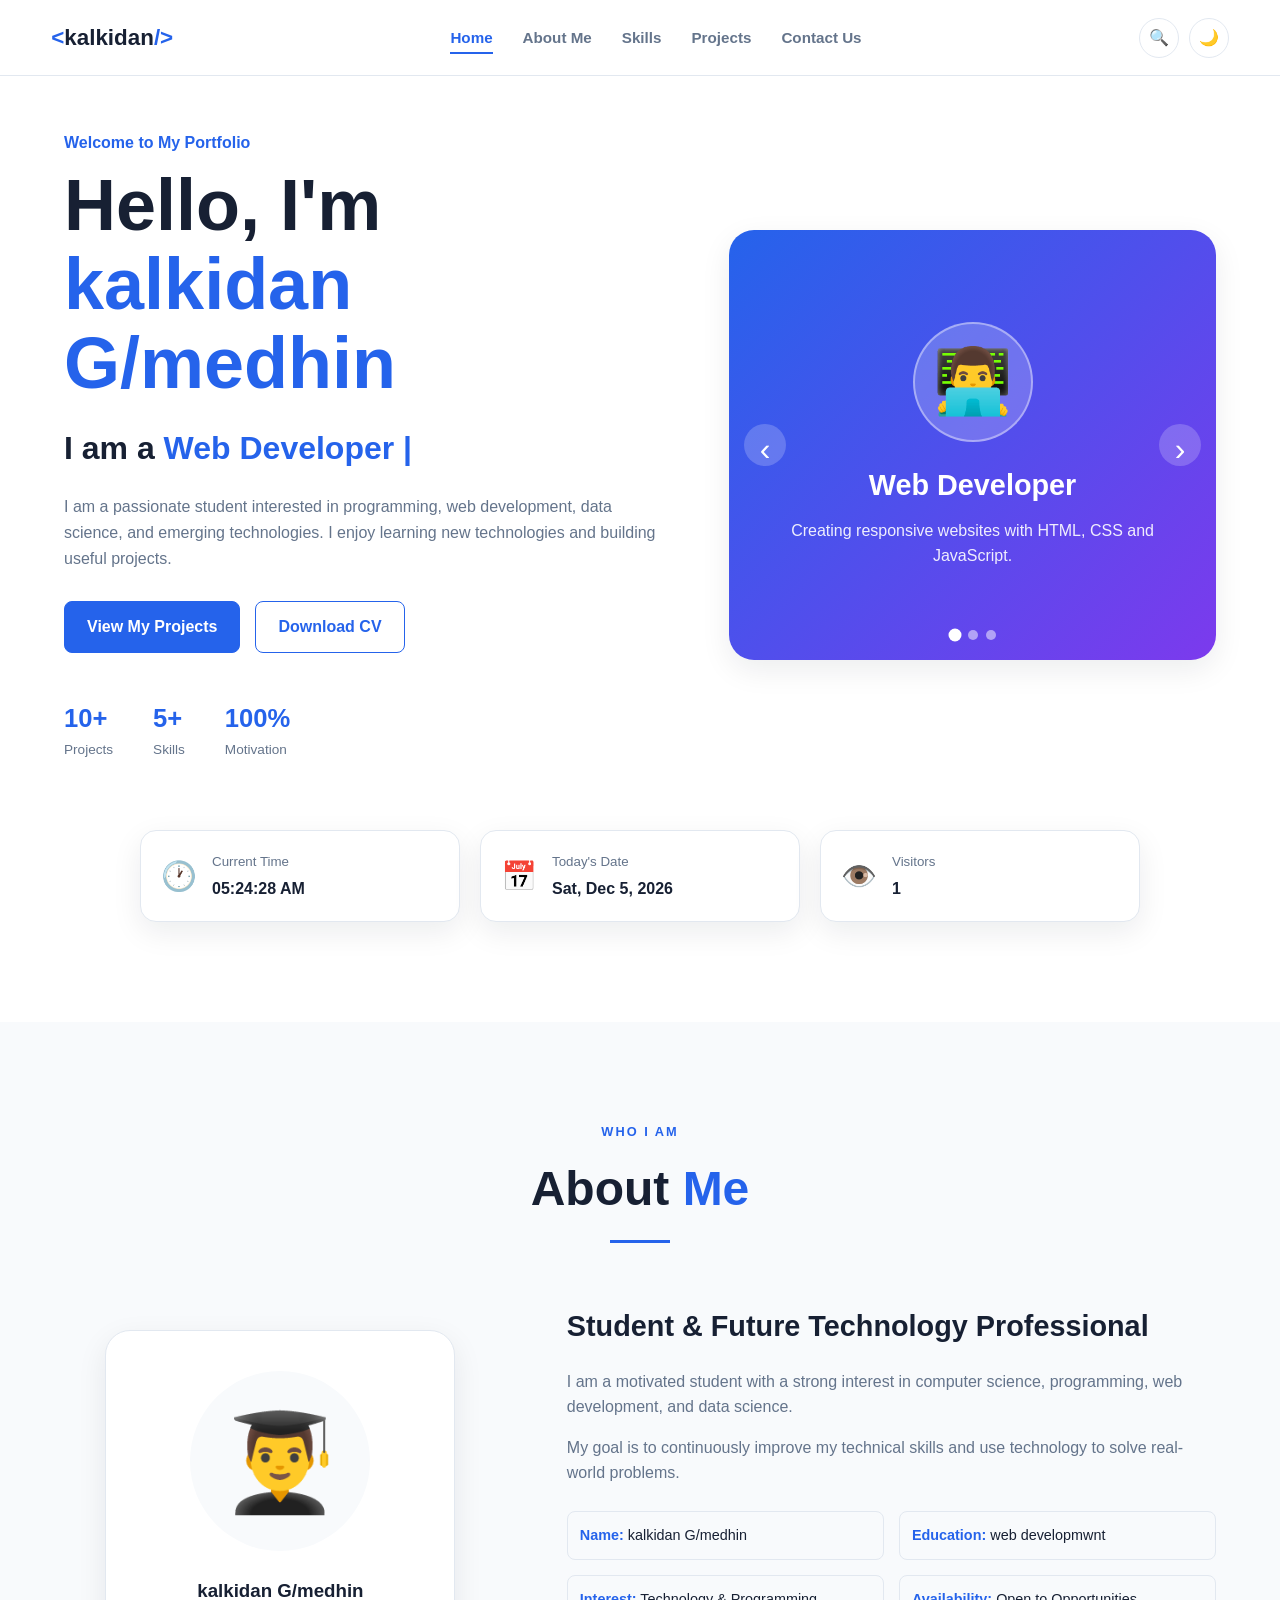
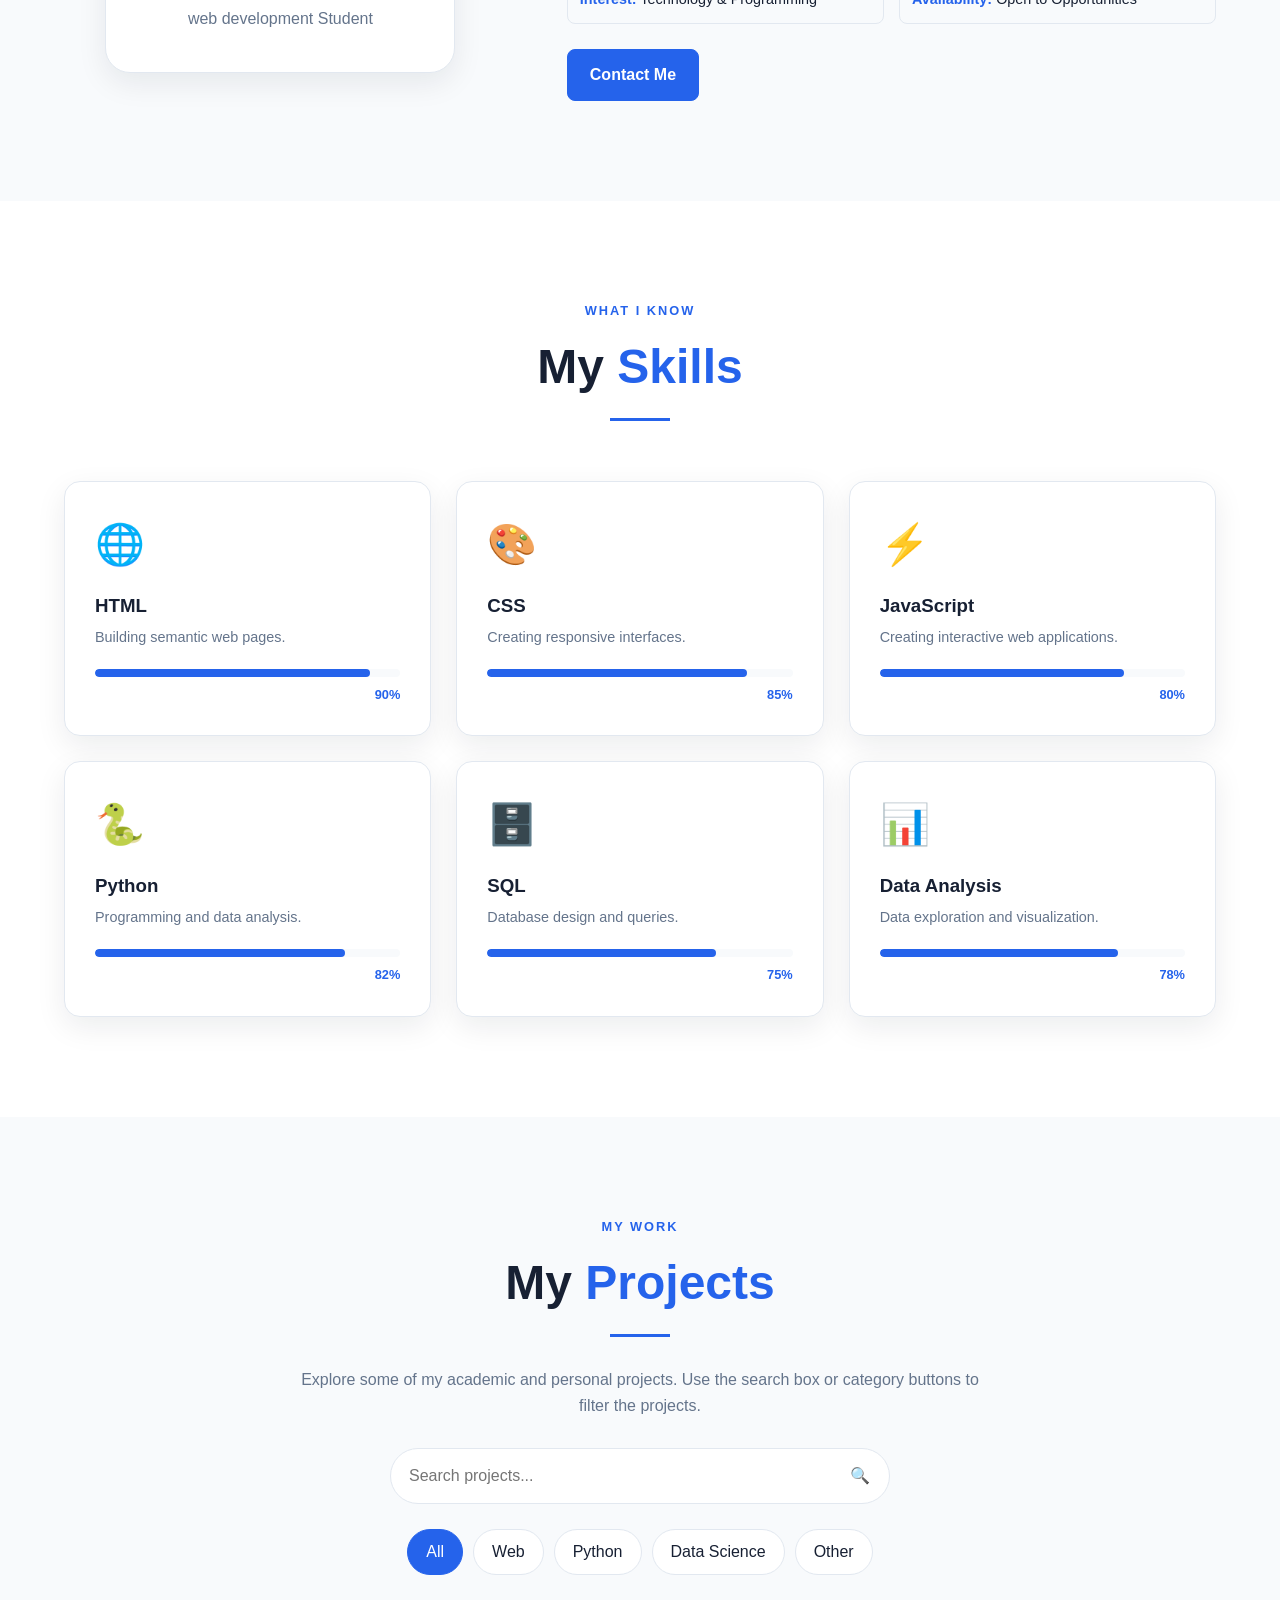
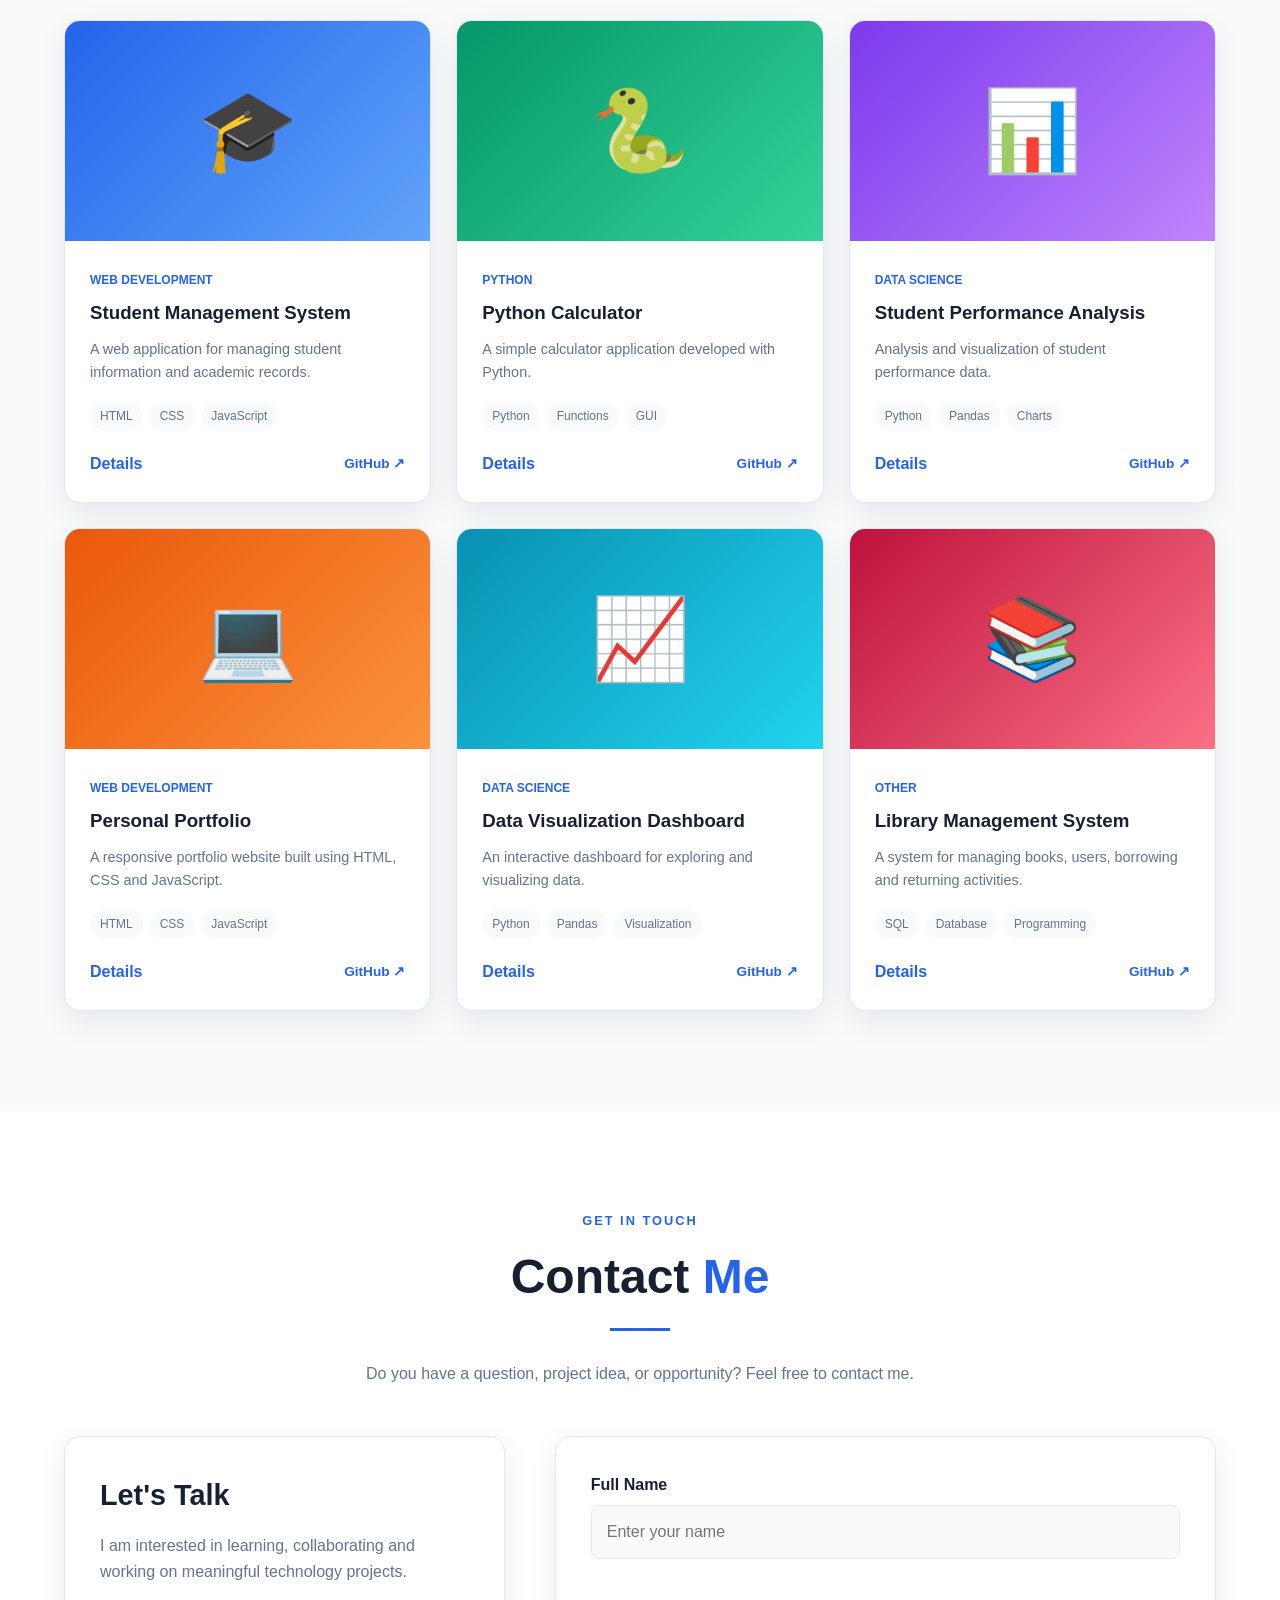
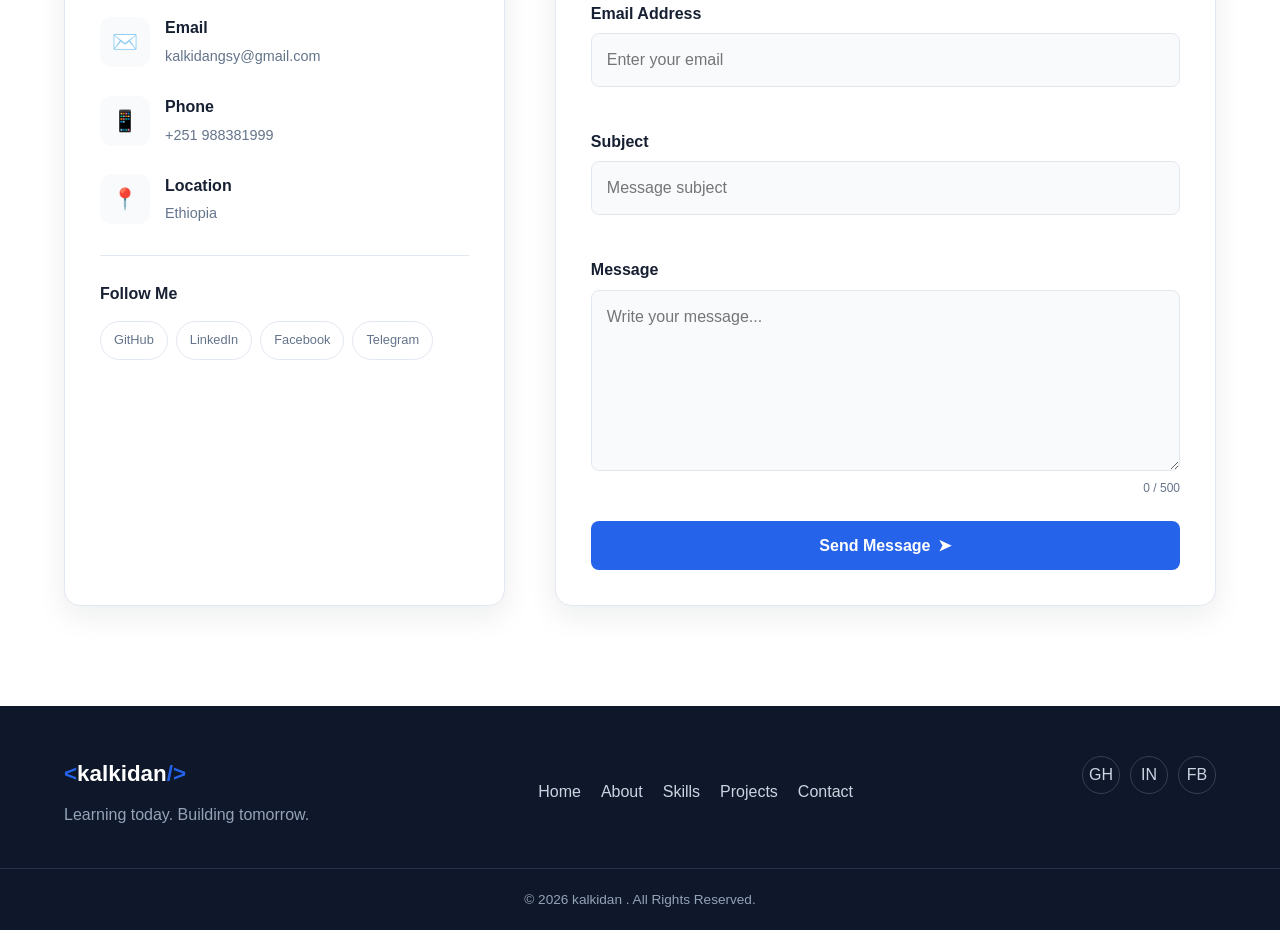
<file: index.html>
<!DOCTYPE html>
<html lang="en">

<head>
    <meta charset="UTF-8">

    <meta
        name="viewport"
        content="width=device-width, initial-scale=1.0">

    <meta
        name="description"
        content="Student personal portfolio website">

    <meta
        name="author"
        content="Student Portfolio">

    <title>Student Portfolio</title>

    <link rel="stylesheet" href="style.css">
</head>


<body>

    <!-- =====================================================
         HEADER / NAVIGATION
         ===================================================== -->

         <header class="header" id="header">

        <nav class="navbar">
            
            <!-- Logo -->

            <a href="#home" class="logo">
                <span>&lt;</span>kalkidan<span>/&gt;</span>
            </a>


            <!-- Desktop / Mobile Navigation -->

            <ul class="nav-menu" id="navMenu">

                <li>
                    <a href="#home" class="nav-link active">
                        Home
                    </a>
                </li>

                <li>
                    <a href="#about" class="nav-link">
                        About Me
                    </a>
                </li>

                <li>
                    <a href="#skills" class="nav-link">
                        Skills
                    </a>
                </li>

                <li>
                    <a href="#projects" class="nav-link">
                        Projects
                    </a>
                </li>

                <li>
                    <a href="#contact" class="nav-link">
                        Contact Us
                    </a>
                </li>

            </ul>


            <!-- Header Controls -->

            <div class="header-controls">

                <!-- Search -->

                <button
                    class="icon-btn"
                    id="searchToggle"
                    aria-label="Open search">

                    🔍

                </button>


                <!-- Theme -->

                <button
                    class="theme-toggle"
                    id="themeToggle"
                    aria-label="Toggle dark and light theme">

                    <span id="themeIcon">🌙</span>

                </button>


                <!-- Mobile menu -->

                <button
                    class="menu-toggle"
                    id="menuToggle"
                    aria-label="Open navigation menu"
                    aria-expanded="false">

                    <span></span>
                    <span></span>
                    <span></span>

                </button>

            </div>

        </nav>


        <!-- Search Box -->

        <div class="search-panel" id="searchPanel">

            <div class="search-container">

                <input
                    type="search"
                    id="siteSearch"
                    placeholder="Search portfolio..."
                    autocomplete="off">

                <button
                    id="searchClose"
                    aria-label="Close search">

                    ✕

                </button>

            </div>

            <div
                id="searchResults"
                class="search-results">
            </div>

        </div>

    </header>

   

    <!-- =====================================================
         MAIN
         ===================================================== -->

    <main>


        <!-- =================================================
             HOME SECTION
             ================================================= -->

        <section class="home section" id="home">

            <div class="home-container">


                <!-- Home Text -->

                <div class="home-content reveal">

                    <p class="welcome-text">
                        Welcome to My Portfolio
                    </p>

                    <h1>
                        Hello, I'm
                        <span class="highlight">
                           kalkidan G/medhin
                        </span>
                    </h1>


                    <h2 class="typing-wrapper">
                        I am a
                        <span id="typingText"></span>
                        <span class="cursor">|</span>
                    </h2>


                    <p class="home-description">

                        I am a passionate student interested in
                        programming, web development, data science,
                        and emerging technologies. I enjoy learning
                        new technologies and building useful projects.

                    </p>


                    <div class="home-buttons">

                        <a
                            href="#projects"
                            class="btn primary-btn">

                            View My Projects

                        </a>


                        <button
                            class="btn secondary-btn"
                            id="downloadCV">

                            Download CV

                        </button>

                    </div>


                    <!-- Quick statistics -->

                    <div class="quick-stats">

                        <div class="stat">

                            <strong>
                                10+
                            </strong>

                            <span>
                                Projects
                            </span>

                        </div>


                        <div class="stat">

                            <strong>
                                5+
                            </strong>

                            <span>
                                Skills
                            </span>

                        </div>


                        <div class="stat">

                            <strong>
                                100%
                            </strong>

                            <span>
                                Motivation
                            </span>

                        </div>

                    </div>
                  
                </div>


                <!-- Image Slider -->

                <div class="home-visual reveal">

                    <div class="slider" id="slider">


                        <div class="slide active">

                            <div class="slide-content">

                                <div class="student-avatar">
                                    👨‍💻
                                </div>

                                <h3>
                                    Web Developer
                                </h3>

                                <p>
                                    Creating responsive websites
                                    with HTML, CSS and JavaScript.
                                </p>

                            </div>

                        </div>


                        <div class="slide">

                            <div class="slide-content">

                                <div class="student-avatar">
                                    🐍
                                </div>

                                <h3>
                                    Python Programmer
                                </h3>

                                <p>
                                    Developing applications and
                                    solving programming problems.
                                </p>

                            </div>

                        </div>


                        <div class="slide">

                            <div class="slide-content">

                                <div class="student-avatar">
                                    📊
                                </div>

                                <h3>
                                    Data analysis
                                </h3>

                                <p>
                                    Exploring data analysis and
                                    visualization.
                                </p>

                            </div>

                        </div>


                        <!-- Slider controls -->

                        <button
                            class="slider-btn prev"
                            id="prevSlide"
                            aria-label="Previous slide">

                            ‹

                        </button>


                        <button
                            class="slider-btn next"
                            id="nextSlide"
                            aria-label="Next slide">

                            ›

                        </button>


                        <!-- Dots -->

                        <div
                            class="slider-dots"
                            id="sliderDots">

                            <button
                                class="dot active"
                                data-slide="0">
                            </button>

                            <button
                                class="dot"
                                data-slide="1">
                            </button>

                            <button
                                class="dot"
                                data-slide="2">
                            </button>

                        </div>

                    </div>

                </div>

            </div>


            <!-- Digital information -->

            <div class="home-info reveal">

                <div class="info-card">

                    <span>🕐</span>

                    <div>

                        <small>
                            Current Time
                        </small>

                        <strong id="digitalClock">
                            00:00:00
                        </strong>

                    </div>

                </div>


                <div class="info-card">

                    <span>📅</span>

                    <div>

                        <small>
                            Today's Date
                        </small>

                        <strong id="currentDate">
                            Loading...
                        </strong>

                    </div>

                </div>


                <div class="info-card">

                    <span>👁️</span>

                    <div>

                        <small>
                            Visitors
                        </small>

                        <strong id="visitorCount">
                            0
                        </strong>

                    </div>

                </div>

            </div>

        </section>



        <!-- =================================================
             ABOUT SECTION
             ================================================= -->

        <section class="about section" id="about">

            <div class="section-container">


                <div class="section-title reveal">

                    <p class="section-subtitle">
                        Who I Am
                    </p>

                    <h2>
                        About <span>Me</span>
                    </h2>

                    <div class="title-line"></div>

                </div>


                <div class="about-content">


                    <!-- About visual -->

                    <div class="about-image reveal">

                        <div class="about-card">

                            <div class="large-avatar">
                                👨‍🎓
                            </div>

                            <h3>
                              kalkidan G/medhin
                            </h3>

                            <p>
                                web development Student
                            </p>

                        </div>

                    </div>


                    <!-- About text -->

                    <div class="about-text reveal">

                        <h3>
                            Student & Future Technology Professional
                        </h3>

                        <p>

                            I am a motivated student with a strong
                            interest in computer science, programming,
                            web development, and data science.

                        </p>

                        <p>

                            My goal is to continuously improve my
                            technical skills and use technology to
                            solve real-world problems.

                        </p>


                        <div class="about-details">

                            <div>
                                <strong>Name:</strong>
                               kalkidan G/medhin
                            </div>

                            <div>
                                <strong>Education:</strong>
                                web developmwnt
                            </div>

                            <div>
                                <strong>Interest:</strong>
                                Technology & Programming
                            </div>

                            <div>
                                <strong>Availability:</strong>
                                Open to Opportunities
                            </div>

                        </div>


                        <a
                            href="#contact"
                            class="btn primary-btn">

                            Contact Me

                        </a>

                    </div>

                </div>

            </div>

        </section>



        <!-- =================================================
             SKILLS SECTION
             ================================================= -->

        <section class="skills section" id="skills">

            <div class="section-container">


                <div class="section-title reveal">

                    <p class="section-subtitle">
                        What I Know
                    </p>

                    <h2>
                        My <span>Skills</span>
                    </h2>

                    <div class="title-line"></div>

                </div>


                <div class="skills-grid">


                    <!-- Skill 1 -->

                    <div class="skill-card reveal">

                        <div class="skill-icon">
                            🌐
                        </div>

                        <h3>
                            HTML
                        </h3>

                        <p>
                            Building semantic web pages.
                        </p>

                        <div class="progress">

                            <div
                                class="progress-bar"
                                style="--progress: 90%;">
                            </div>

                        </div>

                        <span class="skill-percent">
                            90%
                        </span>

                    </div>


                    <!-- Skill 2 -->

                    <div class="skill-card reveal">

                        <div class="skill-icon">
                            🎨
                        </div>

                        <h3>
                            CSS
                        </h3>

                        <p>
                            Creating responsive interfaces.
                        </p>

                        <div class="progress">

                            <div
                                class="progress-bar"
                                style="--progress: 85%;">
                            </div>

                        </div>

                        <span class="skill-percent">
                            85%
                        </span>

                    </div>


                    <!-- Skill 3 -->

                    <div class="skill-card reveal">

                        <div class="skill-icon">
                            ⚡
                        </div>

                        <h3>
                            JavaScript
                        </h3>

                        <p>
                            Creating interactive web applications.
                        </p>

                        <div class="progress">

                            <div
                                class="progress-bar"
                                style="--progress: 80%;">
                            </div>

                        </div>

                        <span class="skill-percent">
                            80%
                        </span>

                    </div>


                    <!-- Skill 4 -->

                    <div class="skill-card reveal">

                        <div class="skill-icon">
                            🐍
                        </div>

                        <h3>
                            Python
                        </h3>

                        <p>
                            Programming and data analysis.
                      </p>

                        <div class="progress">

                            <div
                                class="progress-bar"
                                style="--progress: 82%;">
                            </div>

                        </div>

                        <span class="skill-percent">
                            82%
                        </span>

                    </div>


                    <!-- Skill 5 -->

                    <div class="skill-card reveal">

                        <div class="skill-icon">
                            🗄️
                        </div>

                        <h3>
                            SQL
                        </h3>

                        <p>
                            Database design and queries.
                        </p>

                        <div class="progress">

                            <div
                                class="progress-bar"
                                style="--progress: 75%;">
                            </div>

                        </div>

                        <span class="skill-percent">
                            75%
                        </span>

                    </div>


                    <!-- Skill 6 -->

                    <div class="skill-card reveal">

                        <div class="skill-icon">
                            📊
                        </div>

                        <h3>
                            Data Analysis
                        </h3>

                        <p>
                            Data exploration and visualization.
                        </p>

                        <div class="progress">

                            <div
                                class="progress-bar"
                                style="--progress: 78%;">
                            </div>

                        </div>

                        <span class="skill-percent">
                            78%
                        </span>

                    </div>

                </div>

            </div>

        </section>



        <!-- =================================================
             PROJECTS SECTION
             ================================================= -->

        <section class="projects section" id="projects">

            <div class="section-container">


                <div class="section-title reveal">

                    <p class="section-subtitle">
                        My Work
                    </p>

                    <h2>
                        My <span>Projects</span>
                    </h2>

                    <div class="title-line"></div>

                </div>


                <div class="projects-introduction reveal">

                    <p>
                        Explore some of my academic and personal
                        projects. Use the search box or category
                        buttons to filter the projects.
                    </p>

                </div>


                <!-- Project Search -->

                <div class="project-search reveal">

                    <input
                        type="search"
                        id="projectSearch"
                        placeholder="Search projects...">

                    <span>
                        🔍
                    </span>

                </div>


                <!-- Filters -->

                <div
                    class="project-filters reveal"
                    id="projectFilters">

                    <button
                        class="filter-btn active"
                        data-filter="all">

                        All

                    </button>

                    <button
                        class="filter-btn"
                        data-filter="web">

                        Web

                    </button>

                    <button
                        class="filter-btn"
                        data-filter="python">

                        Python

                    </button>

                    <button
                        class="filter-btn"
                        data-filter="data">

                        Data Science

                    </button>

                    <button
                        class="filter-btn"
                        data-filter="other">

                        Other

                    </button>

                </div>


                <!-- Project Grid -->

                <div
                    class="projects-grid"
                    id="projectsGrid">


                    <!-- Project 1 -->

                    <article
                        class="project-card reveal"
                        data-category="web"
                        data-title="Student Management System">

                        <div class="project-image project-image-1">

                            <div>
                                🎓
                            </div>

                            <button
                                class="details-btn"
                                data-project="0">

                                View Details

                            </button>

                        </div>


                        <div class="project-content">

                            <span class="project-category">
                                Web Development
                            </span>

                            <h3>
                                Student Management System
                            </h3>

                            <p>
                                A web application for managing
                                student information and academic
                                records.
                            </p>

                            <div class="project-tags">

                                <span>HTML</span>
                                <span>CSS</span>
                                <span>JavaScript</span>

                            </div>


                            <div class="project-links">

                                <button
                                    class="text-btn details-btn"
                                    data-project="0">

                                    Details

                                </button>

                                <a href="https://github.com/kalkidan642/kalkidan.git" target="_blank"class="project-link">
                                    GitHub ↗
                                </a>

                            </div>

                        </div>

                    </article>


                    <!-- Project 2 -->

                    <article
                        class="project-card reveal"
                        data-category="python"
                        data-title="Python Calculator">

                        <div class="project-image project-image-2">

                            <div>
                                🐍
                            </div>

                            <button
                                class="details-btn"
                                data-project="1">

                                View Details

                            </button>

                        </div>


                        <div class="project-content">

                            <span class="project-category">
                                Python
                            </span>

                            <h3>
                                Python Calculator
                            </h3>

                            <p>
                                A simple calculator application
                                developed with Python.
                            </p>

                            <div class="project-tags">

                                <span>Python</span>
                                <span>Functions</span>
                                <span>GUI</span>

                            </div>


                            <div class="project-links">

                                <button
                                    class="text-btn details-btn"
                                    data-project="1">

                                    Details

                                </button>

                                <a href="https://github.com/kalkidan642/kalkidan.git" target="_blank" class="project-link">
                                    GitHub ↗
                                </a>

                            </div>

                        </div>

                    </article>


                    <!-- Project 3 -->

                    <article
                        class="project-card reveal"
                        data-category="data"
                        data-title="Student Performance Analysis">

                        <div class="project-image project-image-3">

                            <div>
                                📊
                            </div>

                            <button
                                class="details-btn"
                                data-project="2">

                                View Details

                            </button>

                        </div>


                        <div class="project-content">

                            <span class="project-category">
                                Data Science
                            </span>

                            <h3>
                                Student Performance Analysis
                            </h3>

                            <p>
                                Analysis and visualization of student
                                performance data.
                            </p>

                            <div class="project-tags">

                                <span>Python</span>
                                <span>Pandas</span>
                                <span>Charts</span>

                            </div>


                            <div class="project-links">

                                <button
                                    class="text-btn details-btn"
                                    data-project="2">

                                    Details

                                </button>

                                <a href="https://github.com/kalkidan642/kalkidan.git" target="_blank" class="project-link">
                                    GitHub ↗
                                </a>

                            </div>

                        </div>

                    </article>


                    <!-- Project 4 -->

                    <article
                        class="project-card reveal"
                        data-category="web"
                        data-title="Personal Portfolio">

                        <div class="project-image project-image-4">

                            <div>
                                💻
                            </div>

                            <button
                                class="details-btn"
                                data-project="3">

                                View Details

                            </button>

                        </div>


                        <div class="project-content">

                            <span class="project-category">
                                Web Development
                            </span>

                            <h3>
                                Personal Portfolio
                            </h3>

                            <p>
                                A responsive portfolio website built
                                using HTML, CSS and JavaScript.
                            </p>

                            <div class="project-tags">

                                <span>HTML</span>
                                <span>CSS</span>
                                <span>JavaScript</span>

                            </div>


                            <div class="project-links">

                                <button
                                    class="text-btn details-btn"
                                    data-project="3">

                                    Details

                                </button>

                                <a href="https://github.com/kalkidan642/kalkidan.git" target="_blank" class="project-link">
                                    GitHub ↗
                                </a>

                            </div>

                        </div>

                    </article>


                    <!-- Project 5 -->

                    <article
                        class="project-card reveal"
                        data-category="data"
                        data-title="Data Visualization Dashboard">

                        <div class="project-image project-image-5">

                            <div>
                                📈
                            </div>

                            <button
                                class="details-btn"
                                data-project="4">

                                View Details

                            </button>

                        </div>


                        <div class="project-content">

                            <span class="project-category">
                                Data Science
                            </span>

                            <h3>
                                Data Visualization Dashboard
                            </h3>

                            <p>
                                An interactive dashboard for exploring
                                and visualizing data.
                            </p>

                            <div class="project-tags">

                                <span>Python</span>
                                <span>Pandas</span>
                                <span>Visualization</span>

                            </div>


                            <div class="project-links">

                                <button
                                    class="text-btn details-btn"
                                    data-project="4">

                                    Details

                                </button>

                                <a href="https://github.com/kalkidan642/kalkidan.git" target="_blank" class="project-link">
                                    GitHub ↗
                                </a>

                            </div>

                        </div>

                    </article>


                    <!-- Project 6 -->

                    <article
                        class="project-card reveal"
                        data-category="other"
                        data-title="Library Management System">

                        <div class="project-image project-image-6">

                            <div>
                                📚
                            </div>

                            <button
                                class="details-btn"
                                data-project="5">

                                View Details

                            </button>

                        </div>


                        <div class="project-content">

                            <span class="project-category">
                                Other
                            </span>

                            <h3>
                                Library Management System
                            </h3>

                            <p>
                                A system for managing books, users,
                                borrowing and returning activities.
                            </p>

                            <div class="project-tags">

                                <span>SQL</span>
                                <span>Database</span>
                                <span>Programming</span>

                            </div>


                            <div class="project-links">

                                <button
                                    class="text-btn details-btn"
                                    data-project="5">

                                    Details

                                </button>

                                <a href="https://github.com/kalkidan642/kalkidan.git" target="_blank" class="project-link">
                                    GitHub ↗
                                </a>

                            </div>

                        </div>

                    </article>

                </div>


                <div
                    class="no-projects"
                    id="noProjects">

                    <div>
                        🔎
                    </div>

                    <h3>
                        No Projects Found
                    </h3>

                    <p>
                        Try another search term or category.
                    </p>

                </div>

            </div>


            <!-- Project Modal -->

            <div
                class="project-modal"
                id="projectModal"
                aria-hidden="true">

                <div class="modal-content">

                    <button
                        class="modal-close"
                        id="modalClose">

                        ✕

                    </button>

                    <div
                        class="modal-project-image"
                        id="modalImage">

                        💻

                    </div>

                    <div class="modal-body">

                        <span
                            class="project-category"
                            id="modalCategory">
                        </span>

                        <h2 id="modalTitle">
                            Project Title
                        </h2>

                        <p id="modalDescription">
                        </p>

                        <h4>
                            Technologies
                        </h4>

                        <div
                            class="project-tags"
                            id="modalTechnologies">
                        </div>

                        <div class="modal-links">

                            <a
                                href="https://github.com/kalkidan642/kalkidan.git" target="_blank"
                                id="modalGithub"
                                class="btn primary-btn">

                                GitHub

                            </a>

                            <a
                                href="#"
                                id="modalDemo"
                                class="btn secondary-btn">

                                Live Demo

                            </a>

                        </div>

                    </div>

                </div>

            </div>

        </section>



        <!-- =================================================
             CONTACT SECTION
             ================================================= -->

        <section class="contact section" id="contact">

            <div class="section-container">


                <div class="section-title reveal">

                    <p class="section-subtitle">
                        Get In Touch
                    </p>

                    <h2>
                        Contact <span>Me</span>
                    </h2>

                    <div class="title-line"></div>

                </div>


                <div class="contact-introduction reveal">

                    <p>
                        Do you have a question, project idea,
                        or opportunity? Feel free to contact me.
                    </p>

                </div>


                <div class="contact-content">


                    <!-- Contact information -->

                    <div class="contact-information reveal">

                        <h3>
                            Let's Talk
                        </h3>

                        <p class="contact-description">

                            I am interested in learning,
                            collaborating and working on
                            meaningful technology projects.

                        </p>


                        <div class="contact-item">

                            <div class="contact-icon">
                                ✉️
                            </div>

                            <div>

                                <h4>
                                    Email
                                </h4>

                                <a href="mailto:kalkidangsy@gmail.com">
                                    kalkidangsy@gmail.com
                                </a>

                            </div>

                        </div>


                        <div class="contact-item">

                            <div class="contact-icon">
                                📱
                            </div>

                            <div>

                                <h4>
                                    Phone
                                </h4>

                                <a href="tel:+251900000000">
                                    +251 988381999
                                </a>

                            </div>

                        </div>


                        <div class="contact-item">

                            <div class="contact-icon">
                                📍
                            </div>

                            <div>

                                <h4>
                                    Location
                                </h4>

                                <p>
                                    Ethiopia
                                </p>

                            </div>

                        </div>


                        <div class="contact-social">

                            <h4>
                                Follow Me
                            </h4>

                            <div class="social-links">

                                <a href="https://github.com/kalkidan642/kalkidan.git" target="_blank">
                                    GitHub
                                </a>

                                <a href="#">
                                    LinkedIn
                                </a>

                                <a href="#">
                                    Facebook
                                </a>

                                <a href="#">
                                    Telegram
                                </a>

                            </div>

                        </div>

                    </div>


                    <!-- Contact form -->

                    <div class="contact-form-container reveal">

                        <form
                            id="contactForm"
                            novalidate>


                            <div class="form-group">

                                <label for="contactName">
                                    Full Name
                                </label>

                                <input
                                    type="text"
                                    id="contactName"
                                    placeholder="Enter your name">

                                <small id="nameError"
                                    class="form-error">
                                </small>

                            </div>


                            <div class="form-group">

                                <label for="contactEmail">
                                    Email Address
                                </label>

                                <input
                                    type="email"
                                    id="contactEmail"
                                    placeholder="Enter your email">

                                <small id="emailError"
                                    class="form-error">
                                </small>

                            </div>


                            <div class="form-group">

                                <label for="contactSubject">
                                    Subject
                                </label>

                                <input
                                    type="text"
                                    id="contactSubject"
                                    placeholder="Message subject">

                                <small id="subjectError"
                                    class="form-error">
                                </small>

                            </div>


                            <div class="form-group">

                                <label for="contactMessage">
                                    Message
                                </label>

                                <textarea
                                    id="contactMessage"
                                    maxlength="500"
                                    rows="6"
                                    placeholder="Write your message..."></textarea>

                                <div class="message-bottom">

                                    <small
                                        id="messageError"
                                        class="form-error">
                                    </small>

                                    <span id="characterCount">
                                        0 / 500
                                    </span>

                                </div>

                            </div>


                            <button
                                type="submit"
                                class="btn primary-btn submit-btn">

                                Send Message
                                <span>➤</span>

                            </button>


                            <div
                                id="formStatus"
                                class="form-status"
                                role="alert">
                            </div>

                        </form>

                    </div>

                </div>

            </div>

        </section>

    </main>



    <!-- =====================================================
         FOOTER
         ===================================================== -->

    <footer class="footer">

        <div class="footer-container">


            <div class="footer-logo">

                <a href="#home" class="logo">
                    <span>&lt;</span>kalkidan<span>/&gt;</span>
                </a>

                <p>
                    Learning today. Building tomorrow.
                </p>

            </div>


            <div class="footer-links">

                <a href="#home">
                    Home
                </a>

                <a href="#about">
                    About
                </a>

                <a href="#skills">
                    Skills
                </a>

                <a href="#projects">
                    Projects
                </a>

                <a href="#contact">
                    Contact
                </a>

            </div>


            <div class="footer-social">

                <a href="#" aria-label="GitHub">
                    GH
                </a>

                <a href="#" aria-label="LinkedIn">
                    IN
                </a>

                <a href="#" aria-label="Facebook">
                    FB
                </a>

            </div>

        </div>


        <div class="footer-bottom">

            <p>
                © <span id="footerYear"></span>
                kalkidan . All Rights Reserved.
            </p>

        </div>

    </footer>



    <!-- =====================================================
         BACK TO TOP
         ===================================================== -->

    <button
        class="back-to-top"
        id="backToTop"
        aria-label="Back to top">

        ↑

    </button>



    <!-- =====================================================
         JAVASCRIPT
         ===================================================== -->

    <script src="script.js"></script>

</body>

</html>
</file>
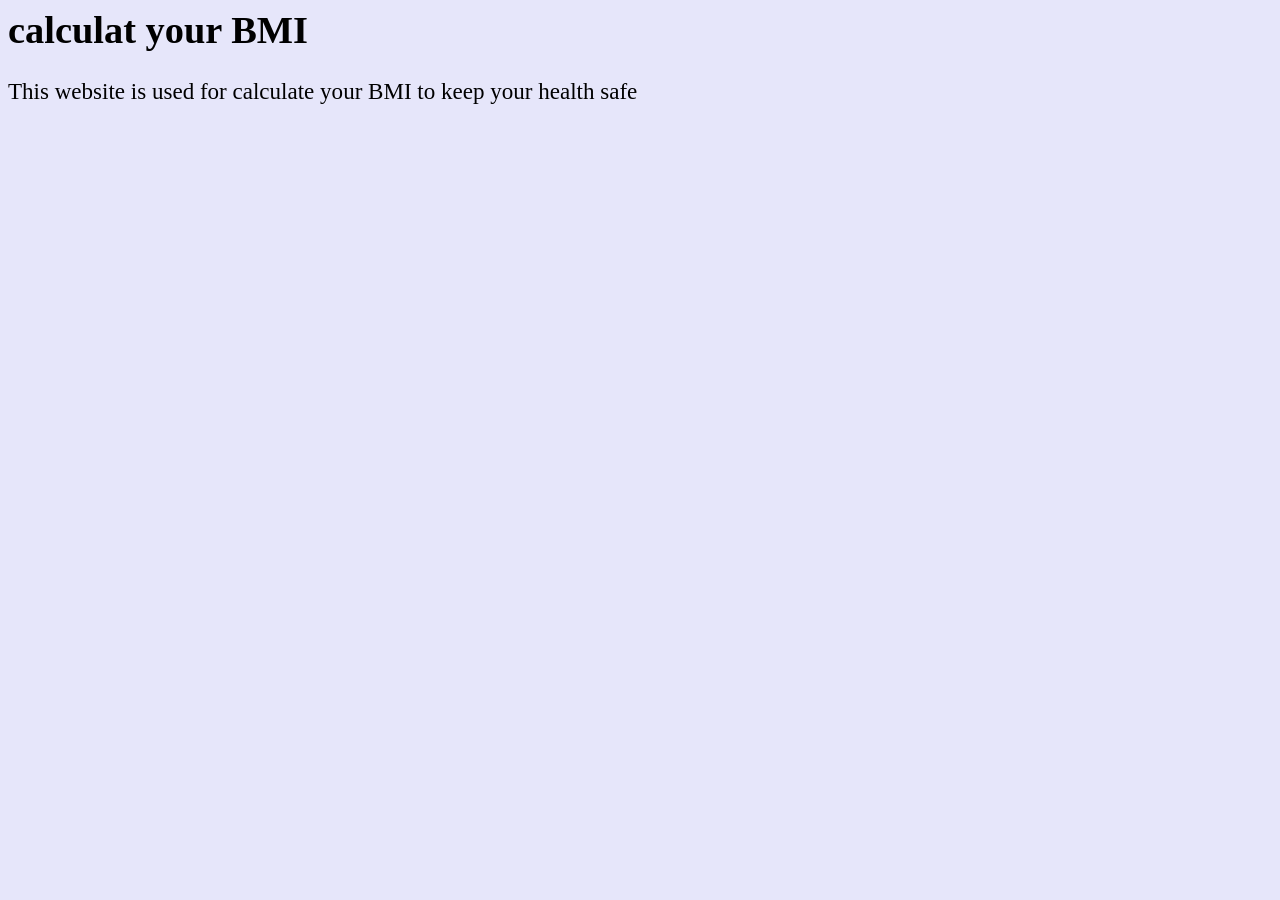
<file: project1.html>
<html>
   <head>
    <title>Kal Projec</title>
<link rel="stylesheet" href="project1.css">
   </head>
   <body>
<h1>calculat your BMI</h1>
<p>
This website is used for calculate your BMI to keep your health safe  
</p>

 







    <script src="project1.js"></script>
   </body>
    </html>
</file>
<file: style.css>
/* =========================================================
   STUDENT PORTFOLIO
   MAIN STYLE SHEET
   ========================================================= */


/* =========================================================
   1. CSS VARIABLES
   ========================================================= */

:root {

    --primary-color: #2563eb;

    --primary-dark: #1d4ed8;

    --text-color: #172033;

    --secondary-text: #64748b;

    --background-color: #ffffff;

    --secondary-background: #f8fafc;

    --card-background: #ffffff;

    --border-color: #e2e8f0;

    --header-background: rgba(255, 255, 255, 0.92);

    --shadow:
        0 10px 30px rgba(15, 23, 42, 0.08);

    --radius: 16px;

    --transition: 0.3s ease;

}


/* =========================================================
   DARK THEME
   ========================================================= */

body.dark-theme {

    --text-color: #f1f5f9;

    --secondary-text: #94a3b8;

    --background-color: #0f172a;

    --secondary-background: #111c31;

    --card-background: #172033;

    --border-color: #26344d;

    --header-background: rgba(15, 23, 42, 0.94);

    --shadow:
        0 10px 30px rgba(0, 0, 0, 0.25);

}


/* =========================================================
   2. RESET
   ========================================================= */

* {

    margin: 0;

    padding: 0;

    box-sizing: border-box;

}


html {

    scroll-behavior: smooth;

}


body {

    font-family:
        Arial,
        Helvetica,
        sans-serif;

    background:
        var(--background-color);

    color:
        var(--text-color);

    line-height:
        1.6;

    transition:
        background-color var(--transition),
        color var(--transition);

}


body.modal-open {

    overflow: hidden;

}


a {

    text-decoration: none;

    color: inherit;

}


button,
input,
textarea {

    font: inherit;

}


button {

    cursor: pointer;

}


ul {

    list-style: none;

}


img {

    max-width: 100%;

    display: block;

}


/* =========================================================
   3. HEADER
   ========================================================= */

.header {

    position: fixed;

    top: 0;

    left: 0;

    width: 100%;

    z-index: 1000;

    background:
        var(--header-background);

    backdrop-filter:
        blur(12px);

    border-bottom:
        1px solid var(--border-color);

}


.navbar {

    width: min(1200px, 92%);

    min-height: 75px;

    margin: auto;

    display: flex;

    align-items: center;

    justify-content: space-between;

}


/* =========================================================
   LOGO
   ========================================================= */

.logo {

    font-size: 1.4rem;

    font-weight: 800;

    color: var(--text-color);

}


.logo span {

    color: var(--primary-color);

}


/* =========================================================
   NAVIGATION
   ========================================================= */

.nav-menu {

    display: flex;

    align-items: center;

    gap: 30px;

}


.nav-link {

    position: relative;

    font-size: 0.95rem;

    font-weight: 600;

    color: var(--secondary-text);

    transition:
        color var(--transition);

}


.nav-link:hover,
.nav-link.active {

    color:
        var(--primary-color);

}


.nav-link::after {

    content: "";

    position: absolute;

    left: 0;

    bottom: -8px;

    width: 0;

    height: 2px;

    background:
        var(--primary-color);

    transition:
        width var(--transition);

}


.nav-link:hover::after,
.nav-link.active::after {

    width: 100%;

}


/* =========================================================
   HEADER CONTROLS
   ========================================================= */

.header-controls {

    display: flex;

    align-items: center;

    gap: 10px;

}


.icon-btn,
.theme-toggle {

    width: 40px;

    height: 40px;

    display: flex;

    align-items: center;

    justify-content: center;

    border: 1px solid var(--border-color);

    border-radius: 50%;

    background: var(--card-background);

    color: var(--text-color);

    transition:
        transform var(--transition),
        border-color var(--transition);

}


.icon-btn:hover,
.theme-toggle:hover {

    transform: translateY(-2px);

    border-color:
        var(--primary-color);

}


/* =========================================================
   MOBILE MENU BUTTON
   ========================================================= */

.menu-toggle {

    display: none;

    width: 40px;

    height: 40px;

    border: 1px solid var(--border-color);

    background: var(--card-background);

    border-radius: 8px;

    padding: 8px;

}


.menu-toggle span {

    display: block;

    height: 2px;

    margin: 5px 0;

    background: var(--text-color);

    transition:
        transform var(--transition),
        opacity var(--transition);

}


.menu-toggle.active span:nth-child(1) {

    transform:
        translateY(7px)
        rotate(45deg);

}


.menu-toggle.active span:nth-child(2) {

    opacity: 0;

}


.menu-toggle.active span:nth-child(3) {

    transform:
        translateY(-7px)
        rotate(-45deg);

}


/* =========================================================
   SEARCH PANEL
   ========================================================= */

.search-panel {

    position: absolute;

    top: 75px;

    left: 0;

    width: 100%;

    padding: 20px;

    background: var(--card-background);

    border-bottom:
        1px solid var(--border-color);

    box-shadow: var(--shadow);

    display: none;

}


.search-panel.show {

    display: block;

}


.search-container {

    width: min(700px, 100%);

    margin: auto;

    display: flex;

    gap: 10px;

}


.search-container input {

    flex: 1;

    padding: 13px 18px;

    border:
        1px solid var(--border-color);

    border-radius: 30px;

    outline: none;

    background:
        var(--secondary-background);

    color:
        var(--text-color);

}


.search-container button {

    width: 45px;

    border: none;

    border-radius: 50%;

    background:
        var(--secondary-background);

    color:
        var(--text-color);

}


.search-results {

    width: min(700px, 100%);

    margin: 15px auto 0;

}


.search-result {

    padding: 12px;

    border-bottom:
        1px solid var(--border-color);

}


.search-result a {

    color:
        var(--primary-color);

    font-weight: 600;

}


/* =========================================================
   GENERAL SECTION
   ========================================================= */

.section {

    padding:
        100px 5%;

}


.section-container {

    width:
        min(1200px, 100%);

    margin:
        auto;

}


/* =========================================================
   SECTION TITLE
   ========================================================= */

.section-title {

    text-align:
        center;

    margin-bottom:
        60px;

}


.section-subtitle {

    color:
        var(--primary-color);

    font-weight:
        700;

    text-transform:
        uppercase;

    letter-spacing:
        2px;

    font-size:
        0.8rem;

    margin-bottom:
        8px;

}


.section-title h2 {

    font-size:
        clamp(2rem, 4vw, 3rem);

}


.section-title h2 span {

    color:
        var(--primary-color);

}


.title-line {

    width:
        60px;

    height:
        3px;

    margin:
        12px auto;

    background:
        var(--primary-color);

}


/* =========================================================
   BUTTONS
   ========================================================= */

.btn {

    display:
        inline-flex;

    align-items:
        center;

    justify-content:
        center;

    gap:
        8px;

    padding:
        12px 22px;

    border-radius:
        8px;

    font-weight:
        700;

    transition:
        transform var(--transition),
        background var(--transition),
        color var(--transition);

}


.btn:hover {

    transform:
        translateY(-3px);

}


.primary-btn {

    background:
        var(--primary-color);

    color:
        white;

    border:
        1px solid var(--primary-color);

}


.primary-btn:hover {

    background:
        var(--primary-dark);

}


.secondary-btn {

    background:
        transparent;

    color:
        var(--primary-color);

    border:
        1px solid var(--primary-color);

}


.secondary-btn:hover {

    background:
        var(--primary-color);

    color:
        white;

}


/* =========================================================
   HOME
   ========================================================= */

.home {

    min-height:
        100vh;

    padding-top:
        130px;

    display:
        flex;

    flex-direction:
        column;

    justify-content:
        center;

}


.home-container {

    width:
        min(1200px, 100%);

    margin:
        auto;

    display:
        grid;

    grid-template-columns:
        1.1fr 0.9fr;

    gap:
        70px;

    align-items:
        center;

}


.welcome-text {

    color:
        var(--primary-color);

    font-weight:
        700;

    margin-bottom:
        10px;

}


.home-content h1 {

    font-size:
        clamp(2.4rem, 6vw, 4.5rem);

    line-height:
        1.1;

    margin-bottom:
        20px;

}


.highlight {

    color:
        var(--primary-color);

}


.typing-wrapper {

    font-size:
        clamp(1.2rem, 3vw, 2rem);

    margin-bottom:
        20px;

}


#typingText {

    color:
        var(--primary-color);

}


.cursor {

    color:
        var(--primary-color);

    animation:
        blink 0.8s infinite;

}


@keyframes blink {

    50% {
        opacity: 0;
    }

}


.home-description {

    max-width:
        650px;

    color:
        var(--secondary-text);

    margin-bottom:
        30px;

}


.home-buttons {

    display:
        flex;

    flex-wrap:
        wrap;

    gap:
        15px;

}


.quick-stats {

    display:
        flex;

    gap:
        40px;

    margin-top:
        45px;

}


.stat {

    display:
        flex;

    flex-direction:
        column;

}


.stat strong {

    font-size:
        1.6rem;

    color:
        var(--primary-color);

}


.stat span {

    color:
        var(--secondary-text);

    font-size:
        0.85rem;

}


/* =========================================================
   SLIDER
   ========================================================= */

.home-visual {

    min-width:
        0;

}


.slider {

    position:
        relative;

    height:
        430px;

    overflow:
        hidden;

    border-radius:
        25px;

    box-shadow:
        var(--shadow);

}


.slide {

    position:
        absolute;

    inset:
        0;

    display:
        flex;

    align-items:
        center;

    justify-content:
        center;

    text-align:
        center;

    padding:
        40px;

    opacity:
        0;

    transform:
        scale(1.05);

    transition:
        opacity 0.7s ease,
        transform 0.7s ease;

}


.slide.active {

    opacity:
        1;

    transform:
        scale(1);

}


.slide:nth-child(1) {

    background:
        linear-gradient(
            135deg,
            #2563eb,
            #7c3aed
        );

}


.slide:nth-child(2) {

    background:
        linear-gradient(
            135deg,
            #059669,
            #0f766e
        );

}


.slide:nth-child(3) {

    background:
        linear-gradient(
            135deg,
            #ea580c,
            #be123c
        );

}


.slide-content {

    color:
        white;

    max-width:
        400px;

}


.student-avatar {

    width:
        120px;

    height:
        120px;

    margin:
        0 auto 20px;

    border-radius:
        50%;

    display:
        flex;

    align-items:
        center;

    justify-content:
        center;

    background:
        rgba(255,255,255,0.2);

    font-size:
        4rem;

    border:
        2px solid rgba(255,255,255,0.4);

}


.slide-content h3 {

    font-size:
        1.8rem;

    margin-bottom:
        10px;

}


.slide-content p {

    opacity:
        0.9;

}


/* =========================================================
   SLIDER CONTROLS
   ========================================================= */

.slider-btn {

    position:
        absolute;

    top:
        50%;

    transform:
        translateY(-50%);

    width:
        42px;

    height:
        42px;

    border:
        none;

    border-radius:
        50%;

    background:
        rgba(255,255,255,0.2);

    color:
        white;

    font-size:
        2rem;

    z-index:
        5;

}


.slider-btn:hover {

    background:
        rgba(255,255,255,0.4);

}


.slider-btn.prev {

    left:
        15px;

}


.slider-btn.next {

    right:
        15px;

}


.slider-dots {

    position:
        absolute;

    bottom:
        20px;

    left:
        50%;

    transform:
        translateX(-50%);

    display:
        flex;

    gap:
        8px;

    z-index:
        5;

}


.dot {

    width:
        10px;

    height:
        10px;

    padding:
        0;

    border:
        none;

    border-radius:
        50%;

    background:
        rgba(255,255,255,0.5);

}


.dot.active {

    background:
        white;

    transform:
        scale(1.3);

}


/* =========================================================
   HOME INFO
   ========================================================= */

.home-info {

    width:
        min(1000px, 100%);

    margin:
        70px auto 0;

    display:
        grid;

    grid-template-columns:
        repeat(3, 1fr);

    gap:
        20px;

}


.info-card {

    display:
        flex;

    align-items:
        center;

    gap:
        15px;

    padding:
        20px;

    border:
        1px solid var(--border-color);

    border-radius:
        var(--radius);

    background:
        var(--card-background);

    box-shadow:
        var(--shadow);

}


.info-card > span {

    font-size:
        1.8rem;

}


.info-card small {

    display:
        block;

    color:
        var(--secondary-text);

}


.info-card strong {

    display:
        block;

    margin-top:
        3px;

}


/* =========================================================
   ABOUT
   ========================================================= */

.about {

    background:
        var(--secondary-background);

}


.about-content {

    display:
        grid;

    grid-template-columns:
        0.8fr 1.2fr;

    gap:
        70px;

    align-items:
        center;

}


.about-image {

    display:
        flex;

    justify-content:
        center;

}


.about-card {

    width:
        100%;

    max-width:
        350px;

    padding:
        40px 25px;

    text-align:
        center;

    border:
        1px solid var(--border-color);

    border-radius:
        25px;

    background:
        var(--card-background);

    box-shadow:
        var(--shadow);

}


.large-avatar {

    width:
        180px;

    height:
        180px;

    margin:
        auto auto 25px;

    display:
        flex;

    align-items:
        center;

    justify-content:
        center;

    border-radius:
        50%;

    background:
        var(--secondary-background);

    font-size:
        6rem;

}


.about-card p {

    color:
        var(--secondary-text);

}


.about-text h3 {

    font-size:
        1.8rem;

    margin-bottom:
        20px;

}


.about-text p {

    color:
        var(--secondary-text);

    margin-bottom:
        15px;

}


.about-details {

    display:
        grid;

    grid-template-columns:
        repeat(2, 1fr);

    gap:
        15px;

    margin:
        25px 0;

}


.about-details div {

    padding:
        12px;

    border:
        1px solid var(--border-color);

    border-radius:
        8px;

    font-size:
        0.9rem;

}


.about-details strong {

    color:
        var(--primary-color);

}


/* =========================================================
   SKILLS
   ========================================================= */

.skills-grid {

    display:
        grid;

    grid-template-columns:
        repeat(3, 1fr);

    gap:
        25px;

}


.skill-card {

    padding:
        30px;

    border:
        1px solid var(--border-color);

    border-radius:
        var(--radius);

    background:
        var(--card-background);

    box-shadow:
        var(--shadow);

    transition:
        transform var(--transition);

}


.skill-card:hover {

    transform:
        translateY(-8px);

}


.skill-icon {

    font-size:
        2.5rem;

    margin-bottom:
        15px;

}


.skill-card h3 {

    margin-bottom:
        5px;

}


.skill-card p {

    color:
        var(--secondary-text);

    font-size:
        0.9rem;

    margin-bottom:
        20px;

}


.progress {

    height:
        8px;

    overflow:
        hidden;

    border-radius:
        20px;

    background:
        var(--secondary-background);

}


.progress-bar {

    width:
        var(--progress);

    height:
        100%;

    border-radius:
        inherit;

    background:
        var(--primary-color);

    transform:
        scaleX(0);

    transform-origin:
        left;

    transition:
        transform 1s ease;

}


.reveal.visible .progress-bar {

    transform:
        scaleX(1);

}


.skill-percent {

    display:
        block;

    margin-top:
        8px;

    text-align:
        right;

    color:
        var(--primary-color);

    font-size:
        0.8rem;

    font-weight:
        700;

}


/* =========================================================
   PROJECTS
   ========================================================= */

.projects {

    background:
        var(--secondary-background);

}


.projects-introduction {

    max-width:
        700px;

    margin:
        -30px auto 30px;

    text-align:
        center;

    color:
        var(--secondary-text);

}


/* =========================================================
   PROJECT SEARCH
   ========================================================= */

.project-search {

    position:
        relative;

    max-width:
        500px;

    margin:
        auto auto 25px;

}


.project-search input {

    width:
        100%;

    padding:
        14px 50px 14px 18px;

    border:
        1px solid var(--border-color);

    border-radius:
        30px;

    outline:
        none;

    background:
        var(--card-background);

    color:
        var(--text-color);

}


.project-search input:focus {

    border-color:
        var(--primary-color);

}


.project-search span {

    position:
        absolute;

    top:
        50%;

    right:
        20px;

    transform:
        translateY(-50%);

}


/* =========================================================
   FILTERS
   ========================================================= */

.project-filters {

    display:
        flex;

    justify-content:
        center;

    flex-wrap:
        wrap;

    gap:
        10px;

    margin-bottom:
        45px;

}


.filter-btn {

    padding:
        9px 18px;

    border:
        1px solid var(--border-color);

    border-radius:
        30px;

    background:
        var(--card-background);

    color:
        var(--text-color);

}


.filter-btn.active,
.filter-btn:hover {

    background:
        var(--primary-color);

    color:
        white;

    border-color:
        var(--primary-color);

}


/* =========================================================
   PROJECT GRID
   ========================================================= */

.projects-grid {

    display:
        grid;

    grid-template-columns:
        repeat(3, 1fr);

    gap:
        25px;

}


.project-card {

    overflow:
        hidden;

    border:
        1px solid var(--border-color);

    border-radius:
        var(--radius);

    background:
        var(--card-background);

    box-shadow:
        var(--shadow);

    transition:
        transform var(--transition);

}


.project-card:hover {

    transform:
        translateY(-8px);

}


.project-image {

    position:
        relative;

    height:
        220px;

    display:
        flex;

    align-items:
        center;

    justify-content:
        center;

    overflow:
        hidden;

}


.project-image > div {

    font-size:
        5rem;

    transition:
        transform var(--transition);

}


.project-card:hover
.project-image > div {

    transform:
        scale(1.2);

}


.project-image-1 {
    background:
        linear-gradient(135deg,#2563eb,#60a5fa);
}


.project-image-2 {
    background:
        linear-gradient(135deg,#059669,#34d399);
}


.project-image-3 {
    background:
        linear-gradient(135deg,#7c3aed,#c084fc);
}


.project-image-4 {
    background:
        linear-gradient(135deg,#ea580c,#fb923c);
}


.project-image-5 {
    background:
        linear-gradient(135deg,#0891b2,#22d3ee);
}


.project-image-6 {
    background:
        linear-gradient(135deg,#be123c,#fb7185);
}


.details-btn {

    position:
        absolute;

    bottom:
        20px;

    left:
        50%;

    transform:
        translateX(-50%)
        translateY(20px);

    padding:
        10px 18px;

    border:
        none;

    border-radius:
        8px;

    background:
        white;

    color:
        #172033;

    font-weight:
        700;

    opacity:
        0;

    transition:
        opacity var(--transition),
        transform var(--transition);

}


.project-card:hover
.details-btn {

    opacity:
        1;

    transform:
        translateX(-50%)
        translateY(0);

}


.project-content {

    padding:
        25px;

}


.project-category {

    display:
        inline-block;

    color:
        var(--primary-color);

    font-size:
        0.75rem;

    font-weight:
        700;

    text-transform:
        uppercase;

    margin-bottom:
        8px;

}


.project-content h3 {

    margin-bottom:
        10px;

}


.project-content p {

    color:
        var(--secondary-text);

    font-size:
        0.9rem;

    margin-bottom:
        18px;

}


.project-tags {

    display:
        flex;

    flex-wrap:
        wrap;

    gap:
        7px;

}


.project-tags span {

    padding:
        5px 10px;

    border-radius:
        20px;

    background:
        var(--secondary-background);

    color:
        var(--secondary-text);

    font-size:
        0.75rem;

}


.project-links {

    display:
        flex;

    justify-content:
        space-between;

    align-items:
        center;

    margin-top:
        20px;

}


.text-btn {

    position:
        static;

    transform:
        none;

    opacity:
        1;

    padding:
        0;

    background:
        transparent;

    color:
        var(--primary-color);

}


.text-btn:hover {

    transform:
        none;

}


.project-link {

    color:
        var(--primary-color);

    font-weight:
        600;

    font-size:
        0.85rem;

}


/* =========================================================
   NO PROJECTS
   ========================================================= */

.no-projects {

    display:
        none;

    text-align:
        center;

    padding:
        50px;

}


.no-projects.show {

    display:
        block;

}


.no-projects div {

    font-size:
        3rem;

}


/* =========================================================
   PROJECT MODAL
   ========================================================= */

.project-modal {

    position:
        fixed;

    inset:
        0;

    z-index:
        2000;

    display:
        flex;

    align-items:
        center;

    justify-content:
        center;

    padding:
        20px;

    background:
        rgba(0,0,0,0.75);

    opacity:
        0;

    visibility:
        hidden;

    transition:
        opacity var(--transition),
        visibility var(--transition);

}


.project-modal.show {

    opacity:
        1;

    visibility:
        visible;

}


.modal-content {

    position:
        relative;

    width:
        min(750px,100%);

    max-height:
        90vh;

    overflow:
        auto;

    border-radius:
        var(--radius);

    background:
        var(--card-background);

    transform:
        scale(0.8);

    transition:
        transform var(--transition);

}


.project-modal.show
.modal-content {

    transform:
        scale(1);

}


.modal-project-image {

    height:
        250px;

    display:
        flex;

    align-items:
        center;

    justify-content:
        center;

    font-size:
        6rem;

    background:
        linear-gradient(
            135deg,
            var(--primary-color),
            #7c3aed
        );

}


.modal-body {

    padding:
        30px;

}


.modal-body h2 {

    margin-bottom:
        15px;

}


.modal-body p {

    color:
        var(--secondary-text);

    line-height:
        1.8;

    margin-bottom:
        20px;

}


.modal-body h4 {

    margin-bottom:
        10px;

}


.modal-close {

    position:
        absolute;

    top:
        15px;

    right:
        15px;

    width:
        40px;

    height:
        40px;

    border:
        none;

    border-radius:
        50%;

    background:
        rgba(0,0,0,0.5);

    color:
        white;

    z-index:
        5;

}


.modal-links {

    display:
        flex;

    gap:
        12px;

    margin-top:
        25px;

}


/* =========================================================
   CONTACT
   ========================================================= */

.contact {

    background:
        var(--background-color);

}


.contact-introduction {

    max-width:
        700px;

    margin:
        -30px auto 50px;

    text-align:
        center;

    color:
        var(--secondary-text);

}


.contact-content {

    display:
        grid;

    grid-template-columns:
        0.8fr 1.2fr;

    gap:
        50px;

}


.contact-information,
.contact-form-container {

    padding:
        35px;

    border:
        1px solid var(--border-color);

    border-radius:
        var(--radius);

    background:
        var(--card-background);

    box-shadow:
        var(--shadow);

}


.contact-information h3 {

    font-size:
        1.8rem;

    margin-bottom:
        15px;

}


.contact-description {

    color:
        var(--secondary-text);

    margin-bottom:
        30px;

}


.contact-item {

    display:
        flex;

    align-items:
        center;

    gap:
        15px;

    margin-bottom:
        25px;

}


.contact-icon {

    width:
        50px;

    height:
        50px;

    flex-shrink:
        0;

    display:
        flex;

    align-items:
        center;

    justify-content:
        center;

    border-radius:
        12px;

    background:
        var(--secondary-background);

    font-size:
        1.3rem;

}


.contact-item h4 {

    margin-bottom:
        3px;

}


.contact-item p,
.contact-item a {

    color:
        var(--secondary-text);

    font-size:
        0.9rem;

}


.contact-item a:hover {

    color:
        var(--primary-color);

}


.contact-social {

    margin-top:
        30px;

    padding-top:
        25px;

    border-top:
        1px solid var(--border-color);

}


.contact-social h4 {

    margin-bottom:
        15px;

}


.social-links {

    display:
        flex;

    flex-wrap:
        wrap;

    gap:
        8px;

}


.social-links a {

    padding:
        8px 13px;

    border:
        1px solid var(--border-color);

    border-radius:
        20px;

    font-size:
        0.8rem;

    color:
        var(--secondary-text);

}


.social-links a:hover {

    color:
        white;

    background:
        var(--primary-color);

    border-color:
        var(--primary-color);

}


/* =========================================================
   FORM
   ========================================================= */

.form-group {

    margin-bottom:
        20px;

}


.form-group label {

    display:
        block;

    margin-bottom:
        7px;

    font-weight:
        600;

}


.form-group input,
.form-group textarea {

    width:
        100%;

    padding:
        13px 15px;

    border:
        1px solid var(--border-color);

    border-radius:
        8px;

    outline:
        none;

    background:
        var(--secondary-background);

    color:
        var(--text-color);

}


.form-group input:focus,
.form-group textarea:focus {

    border-color:
        var(--primary-color);

}


.form-group textarea {

    resize:
        vertical;

}


.form-group input.invalid,
.form-group textarea.invalid {

    border-color:
        #dc2626;

}


.form-group input.valid,
.form-group textarea.valid {

    border-color:
        #16a34a;

}


.form-error {

    display:
        block;

    min-height:
        18px;

    color:
        #dc2626;

    font-size:
        0.75rem;

    margin-top:
        4px;

}


.message-bottom {

    display:
        flex;

    justify-content:
        space-between;

}


#characterCount {

    color:
        var(--secondary-text);

    font-size:
        0.75rem;

}


.submit-btn {

    width:
        100%;

    border:
        none;

}


.form-status {

    display:
        none;

    margin-top:
        15px;

    padding:
        12px;

    border-radius:
        8px;

    text-align:
        center;

}


.form-status.success {

    display:
        block;

    color:
        #16a34a;

    background:
        rgba(22,163,74,0.1);

}


.form-status.error {

    display:
        block;

    color:
        #dc2626;

    background:
        rgba(220,38,38,0.1);

}


/* =========================================================
   FOOTER
   ========================================================= */

.footer {

    background:
        #0f172a;

    color:
        #cbd5e1;

    padding-top:
        50px;

}


.footer-container {

    width:
        min(1200px, 90%);

    margin:
        auto;

    display:
        flex;

    justify-content:
        space-between;

    gap:
        30px;

}


.footer-logo .logo {

    color:
        white;

}


.footer-logo p {

    margin-top:
        10px;

    color:
        #94a3b8;

}


.footer-links {

    display:
        flex;

    flex-wrap:
        wrap;

    gap:
        20px;

    align-items:
        center;

}


.footer-links a:hover {

    color:
        white;

}


.footer-social {

    display:
        flex;

    gap:
        10px;

}


.footer-social a {

    width:
        38px;

    height:
        38px;

    display:
        flex;

    align-items:
        center;

    justify-content:
        center;

    border:
        1px solid #334155;

    border-radius:
        50%;

}


.footer-social a:hover {

    background:
        var(--primary-color);

    border-color:
        var(--primary-color);

    color:
        white;

}


.footer-bottom {

    margin-top:
        40px;

    padding:
        20px;

    text-align:
        center;

    border-top:
        1px solid #26344d;

    color:
        #94a3b8;

    font-size:
        0.85rem;

}


/* =========================================================
   BACK TO TOP
   ========================================================= */

.back-to-top {

    position:
        fixed;

    right:
        25px;

    bottom:
        25px;

    width:
        45px;

    height:
        45px;

    border:
        none;

    border-radius:
        50%;

    background:
        var(--primary-color);

    color:
        white;

    font-size:
        1.3rem;

    box-shadow:
        var(--shadow);

    opacity:
        0;

    visibility:
        hidden;

    transform:
        translateY(20px);

    transition:
        opacity var(--transition),
        visibility var(--transition),
        transform var(--transition);

    z-index:
        900;

}


.back-to-top.show {

    opacity:
        1;

    visibility:
        visible;

    transform:
        translateY(0);

}


/* =========================================================
   SCROLL ANIMATION
   ========================================================= */

.reveal {

    opacity:
        0;

    transform:
        translateY(35px);

    transition:
        opacity 0.7s ease,
        transform 0.7s ease;

}


.reveal.visible {

    opacity:
        1;

    transform:
        translateY(0);

}


/* =========================================================
   TABLET
   ========================================================= */

@media (max-width: 1024px) {

    .nav-menu {

        gap:
            18px;

    }


    .home-container {

        grid-template-columns:
            1fr;

        text-align:
            center;

    }


    .home-description {

        margin-left:
            auto;

        margin-right:
            auto;

    }


    .home-buttons,
    .quick-stats {

        justify-content:
            center;

    }


    .home-visual {

        max-width:
            650px;

        width:
            100%;

        margin:
            auto;

    }


    .about-content {

        grid-template-columns:
            1fr;

    }


    .about-image {

        order:
            1;

    }


    .about-text {

        order:
            2;

    }


    .skills-grid {

        grid-template-columns:
            repeat(2, 1fr);

    }


    .projects-grid {

        grid-template-columns:
            repeat(2, 1fr);

    }


    .contact-content {

        grid-template-columns:
            1fr;

    }

}


/* =========================================================
   MOBILE
   ========================================================= */

@media (max-width: 768px) {

    .section {

        padding:
            75px 5%;

    }


    .navbar {

        min-height:
            68px;

    }


    .nav-menu {

        position:
            absolute;

        top:
            68px;

        left:
            0;

        width:
            100%;

        display:
            flex;

        flex-direction:
            column;

        align-items:
            stretch;

        gap:
            0;

        background:
            var(--card-background);

        border-bottom:
            1px solid var(--border-color);

        transform:
            translateY(-20px);

        opacity:
            0;

        visibility:
            hidden;

        transition:
            opacity var(--transition),
            transform var(--transition),
            visibility var(--transition);

    }


    .nav-menu.show {

        transform:
            translateY(0);

        opacity:
            1;

        visibility:
            visible;

    }


    .nav-menu li {

        border-bottom:
            1px solid var(--border-color);

    }


    .nav-link {

        display:
            block;

        padding:
            15px 5%;

    }


    .nav-link::after {

        display:
            none;

    }


    .menu-toggle {

        display:
            block;

    }


    .home {

        padding-top:
            110px;

    }


    .slider {

        height:
            350px;

    }


    .home-info {

        grid-template-columns:
            1fr;

    }


    .skills-grid,
    .projects-grid {

        grid-template-columns:
            1fr;

    }


    .about-details {

        grid-template-columns:
            1fr;

    }


    .footer-container {

        flex-direction:
            column;

        text-align:
            center;

        align-items:
            center;

    }


    .footer-links {

        justify-content:
            center;

    }

}


/* =========================================================
   SMALL MOBILE
   ========================================================= */

@media (max-width: 480px) {

    .home-content h1 {

        font-size:
            2.2rem;

    }


    .home-buttons {

        flex-direction:
            column;

    }


    .home-buttons .btn {

        width:
            100%;

    }


    .quick-stats {

        gap:
            20px;

    }


    .slider {

        height:
            320px;

    }


    .student-avatar {

        width:
            90px;

        height:
            90px;

        font-size:
            3rem;

    }


    .slide-content h3 {

        font-size:
            1.4rem;

    }


    .contact-information,
    .contact-form-container {

        padding:
            22px;

    }


    .modal-body {

        padding:
            22px;

    }


    .modal-links {

        flex-direction:
            column;

    }

}


/* =========================================================
   REDUCE MOTION ACCESSIBILITY
   ========================================================= */

@media (prefers-reduced-motion: reduce) {

    html {

        scroll-behavior:
            auto;

    }


    *,
    *::before,
    *::after {

        animation-duration:
            0.01ms !important;

        animation-iteration-count:
            1 !important;

        transition-duration:
            0.01ms !important;

    }

}
</file>
<file: project1.css>
body{
    background-color:lavender;
    font-size: larger;
}
p{font-size: larger;}
</file>
